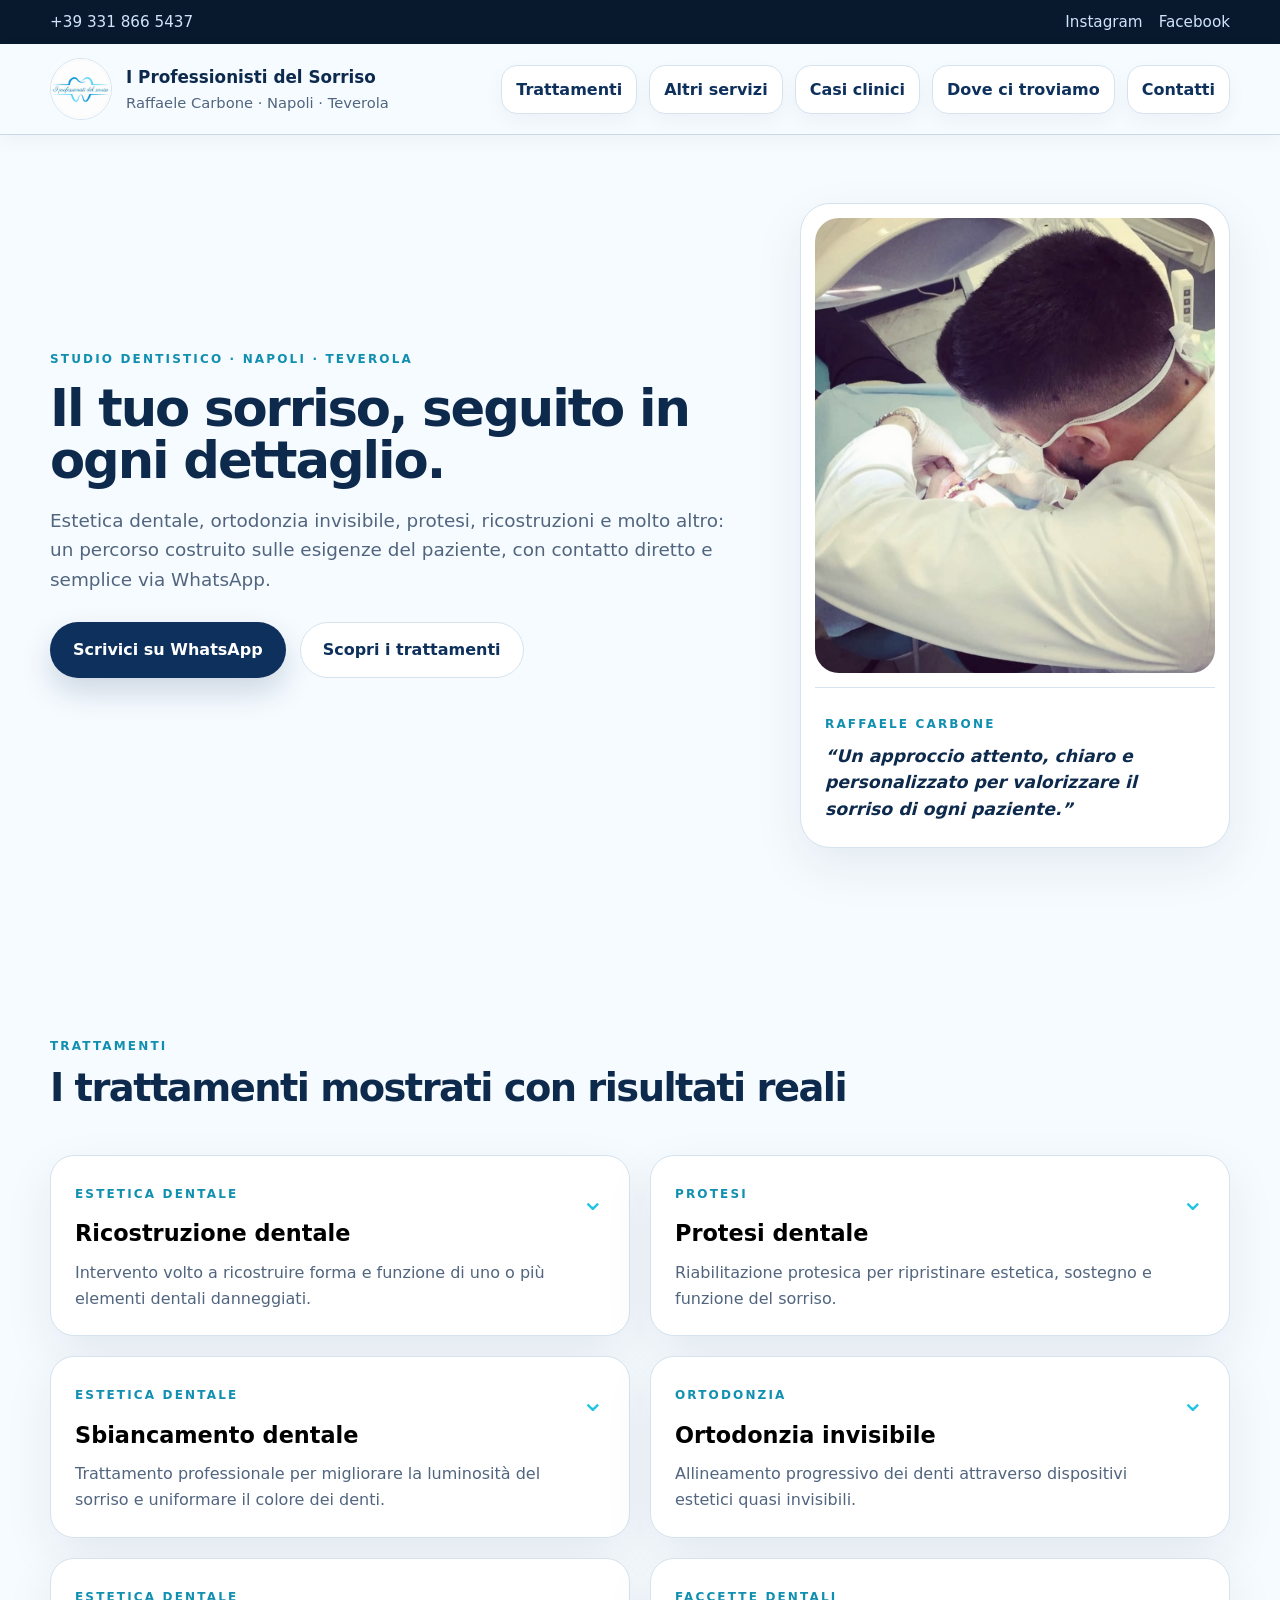
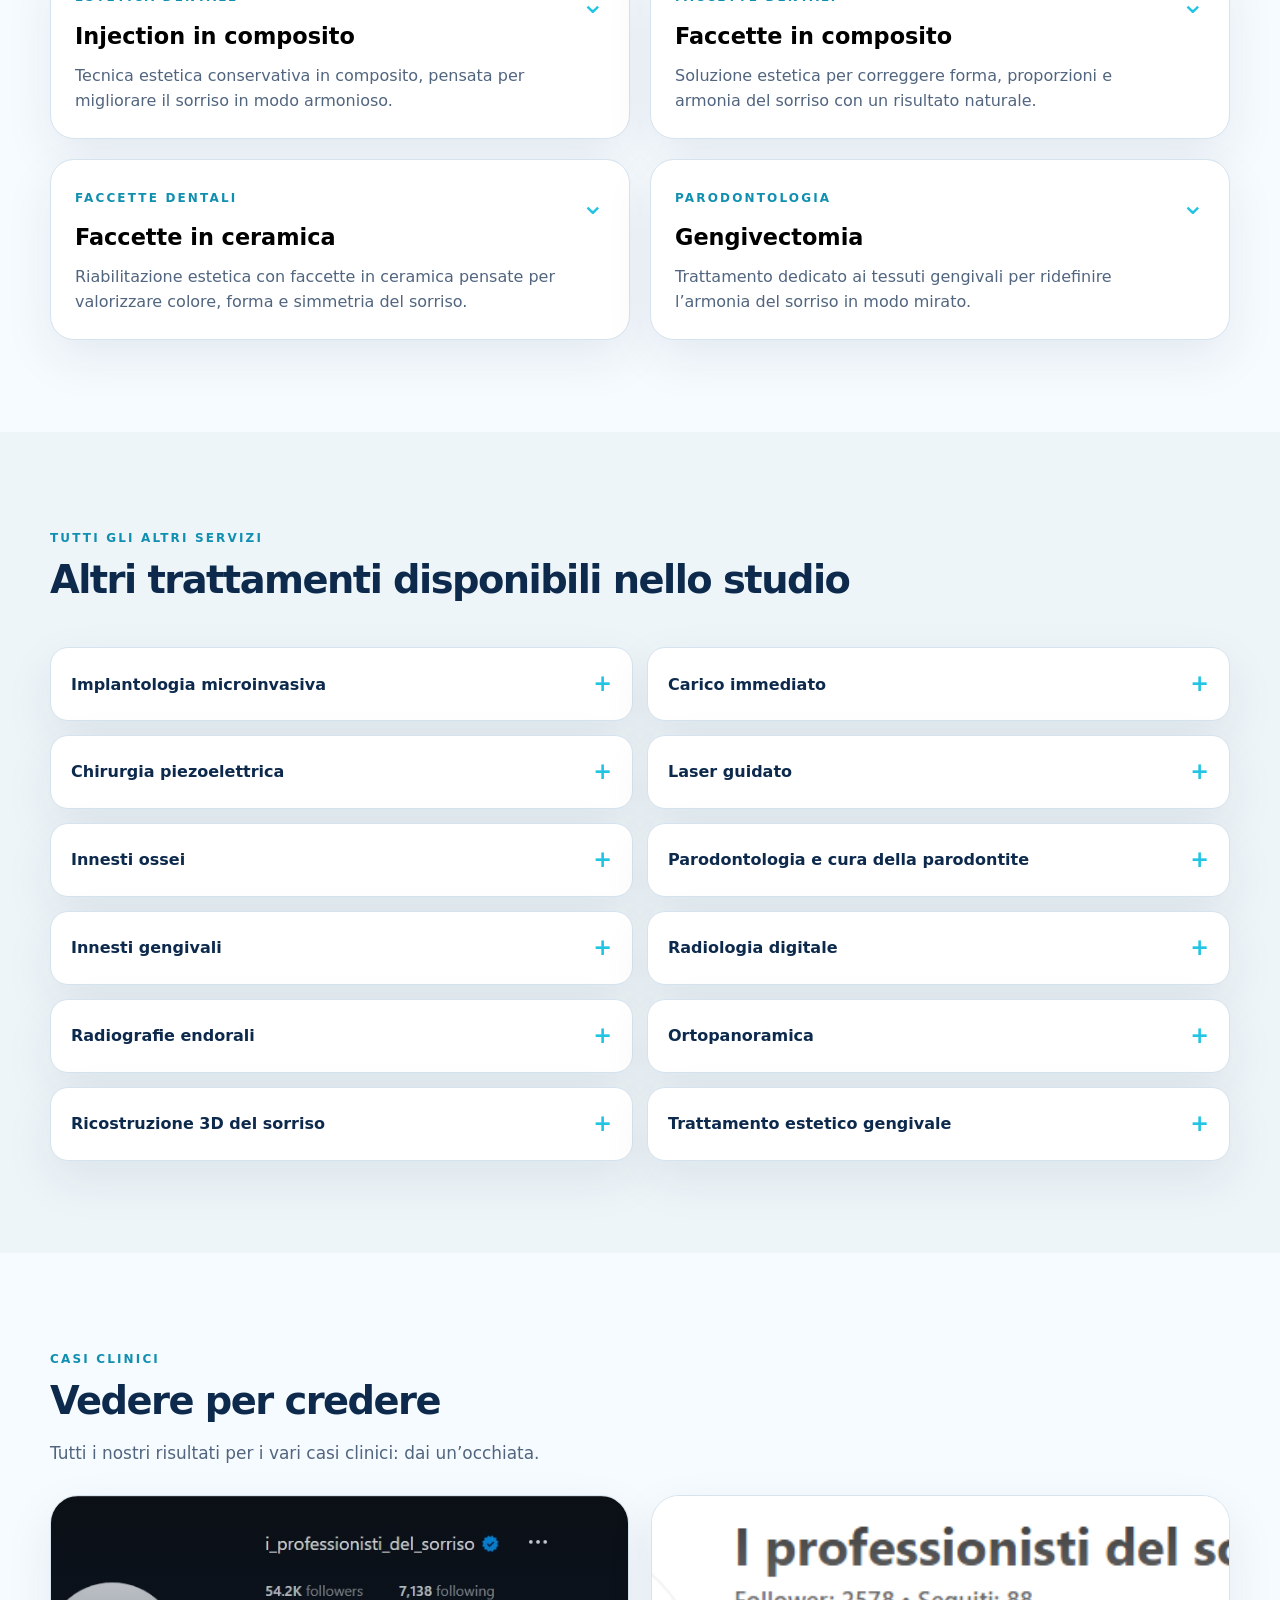
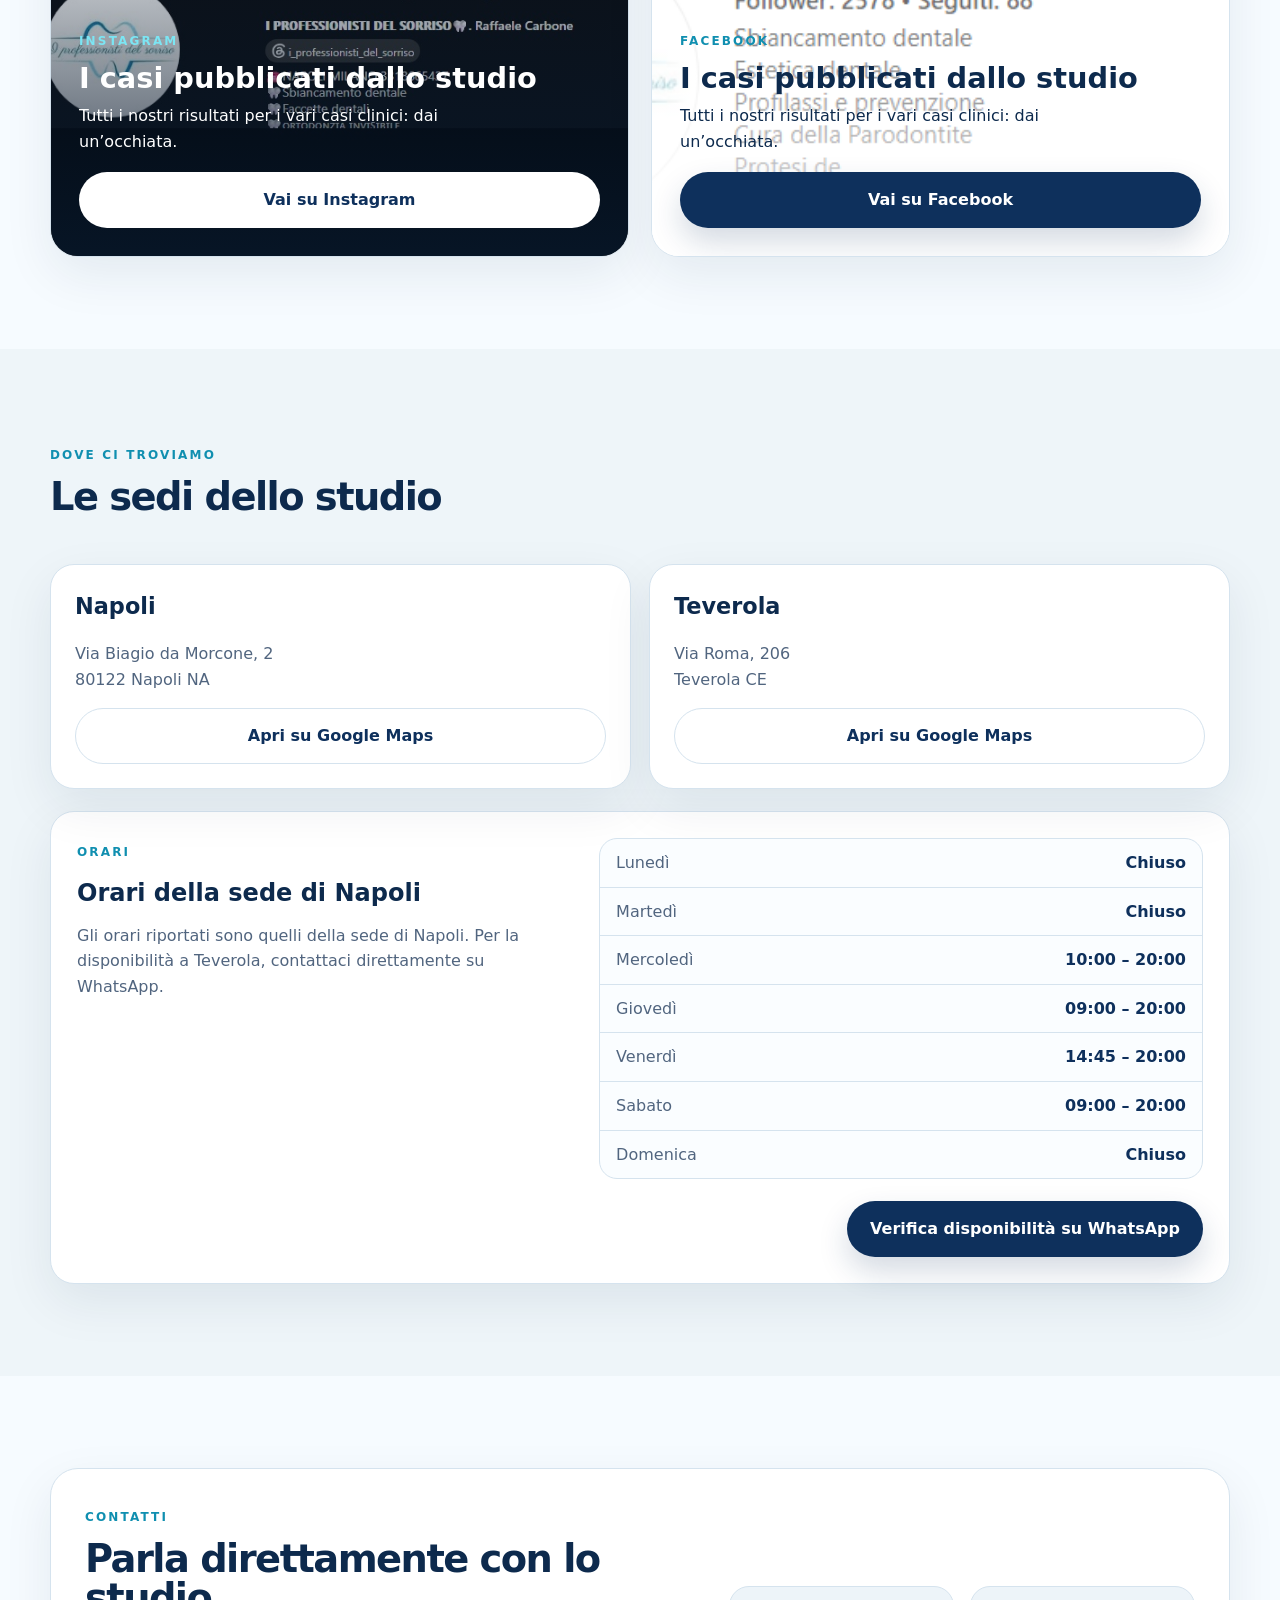
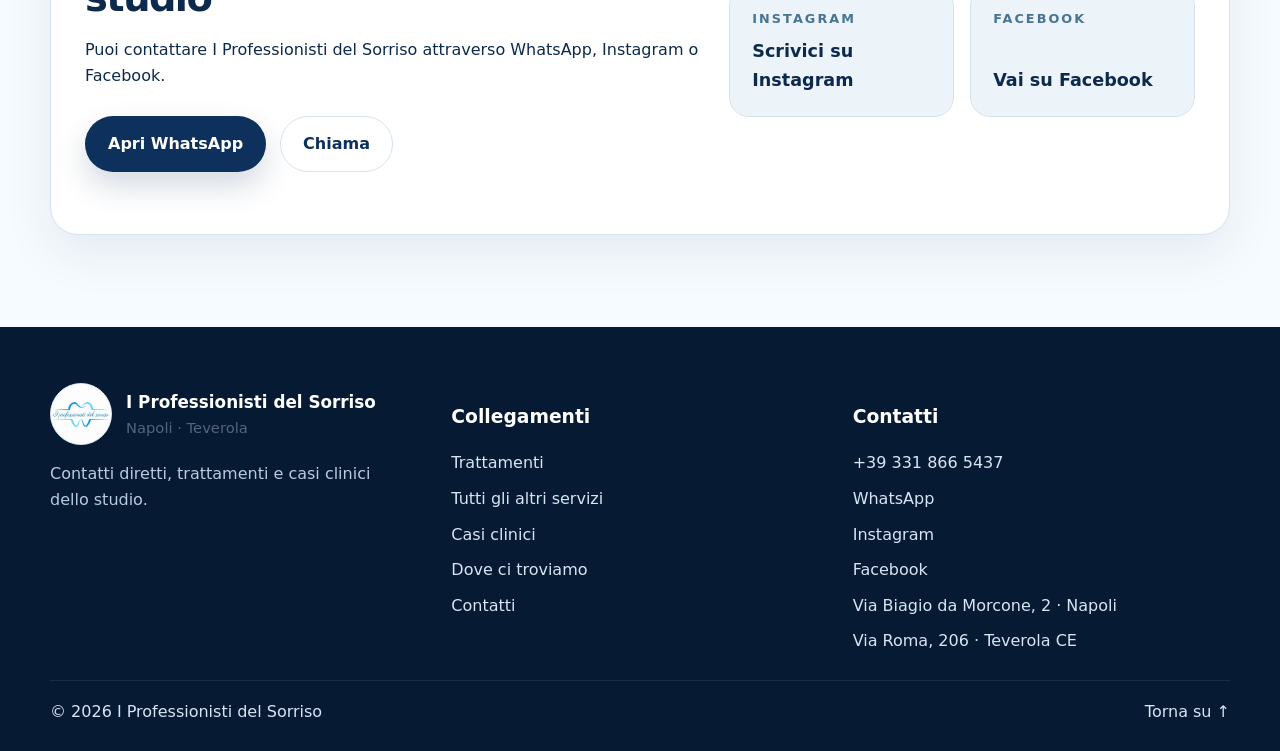
<file: index.html>
<!DOCTYPE html>

<html lang="it">
<head>
<meta charset="utf-8"/>
<meta content="width=device-width, initial-scale=1" name="viewport"/>
<title>I Professionisti del Sorriso | Dentista Napoli e Teverola</title>
<meta content="I Professionisti del Sorriso a Napoli e Teverola: estetica dentale, ortodonzia invisibile, sbiancamento, ricostruzioni, protesi e altri trattamenti. Contatti diretti via WhatsApp." name="description"/>
<meta content="#0b2440" name="theme-color"/>
<meta content="no-cache, no-store, must-revalidate" http-equiv="Cache-Control"/>
<meta content="no-cache" http-equiv="Pragma"/>
<meta content="0" http-equiv="Expires"/>
<meta content="index,follow" name="robots"/>
<meta content="website" property="og:type"/>
<meta content="it_IT" property="og:locale"/>
<meta content="I Professionisti del Sorriso" property="og:title"/>
<meta content="Servizi odontoiatrici, casi clinici e contatti diretti dello studio." property="og:description"/>
<meta content="/assets/img/logo-hq.png?v=5" property="og:image"/>
<link href="assets/img/favicon.png?v=8" rel="icon" type="image/png"/>
<link href="site.webmanifest" rel="manifest"/>
<link href="assets/css/styles.css?v=8" rel="stylesheet"/>
<script type="application/ld+json">{"@context":"https://schema.org","@type":["Dentist","LocalBusiness"],"name":"I Professionisti del Sorriso","telephone":"+39 331 866 5437","address":{"@type":"PostalAddress","streetAddress":"Via Biagio da Morcone, 2","postalCode":"80122","addressLocality":"Napoli","addressRegion":"NA","addressCountry":"IT"},"sameAs":["https://www.instagram.com/i_professionisti_del_sorriso/","https://www.facebook.com/l-professionisti-del-sorriso-109586650557004"],"areaServed":[{"@type":"City","name":"Napoli"},{"@type":"City","name":"Teverola"}],"openingHoursSpecification":[{"@type":"OpeningHoursSpecification","dayOfWeek":"Wednesday","opens":"10:00","closes":"20:00"},{"@type":"OpeningHoursSpecification","dayOfWeek":"Thursday","opens":"09:00","closes":"20:00"},{"@type":"OpeningHoursSpecification","dayOfWeek":"Friday","opens":"14:45","closes":"20:00"},{"@type":"OpeningHoursSpecification","dayOfWeek":"Saturday","opens":"09:00","closes":"20:00"}]}</script>
</head>
<body>
<a class="skip-link" href="#main">Vai al contenuto</a>
<div class="topbar">
<div class="container topbar-wrap">
<a href="tel:+393318665437">+39 331 866 5437</a>
<div class="topbar-links">
<a href="https://www.instagram.com/i_professionisti_del_sorriso/" rel="noopener" target="_blank">Instagram</a>
<a href="https://www.facebook.com/l-professionisti-del-sorriso-109586650557004" rel="noopener" target="_blank">Facebook</a>
</div>
</div>
</div>
<header class="site-header" id="top">
<div class="container nav-wrap">
<a aria-label="I Professionisti del Sorriso - Torna in alto" class="brand" href="#top">
<img alt="Logo I Professionisti del Sorriso" src="assets/img/logo-hq.png?v=8"/>
<span>
<strong>I Professionisti del Sorriso</strong>
<small>Raffaele Carbone · Napoli · Teverola</small>
</span>
</a>
<button aria-controls="site-nav" aria-expanded="false" aria-label="Apri il menu" class="menu-toggle">☰</button>
<nav class="site-nav" id="site-nav">
<a href="#trattamenti">Trattamenti</a>
<a href="#altri-servizi">Altri servizi</a>
<a href="#casi-clinici">Casi clinici</a>
<a href="#sedi">Dove ci troviamo</a>
<a href="#contatti">Contatti</a>
</nav>
</div>
</header>
<main id="main">
<section class="hero section">
<div class="container hero-grid">
<div class="hero-copy">
<span class="eyebrow">Studio dentistico · Napoli · Teverola</span>
<h1>Il tuo sorriso, seguito in ogni dettaglio.</h1>
<p class="lead">Estetica dentale, ortodonzia invisibile, protesi, ricostruzioni e molto altro: un percorso costruito sulle esigenze del paziente, con contatto diretto e semplice via WhatsApp.</p>
<div class="hero-actions">
<a class="btn btn-primary" href="https://wa.me/393318665437?text=Buongiorno%2C%20ho%20visitato%20il%20sito%20de%20I%20Professionisti%20del%20Sorriso%20e%20vorrei%20ricevere%20maggiori%20informazioni." rel="noopener" target="_blank">Scrivici su WhatsApp</a>
<a class="btn btn-ghost" href="#trattamenti">Scopri i trattamenti</a>
</div>
</div>
<aside class="hero-photo-card"><img alt="Professionista dello studio al lavoro durante un trattamento dentale" src="assets/img/hero-dentist.jpg?v=8"/><div class="hero-profile-copy"><span class="eyebrow">Raffaele Carbone</span><blockquote>“Un approccio attento, chiaro e personalizzato per valorizzare il sorriso di ogni paziente.”</blockquote></div></aside>
</div>
</section>
<section class="section" id="trattamenti">
<div class="container">
<div class="section-head compact-head">
<div>
<span class="eyebrow">Trattamenti</span>
<h2>I trattamenti mostrati con risultati reali</h2>
</div>
</div>
<div class="accordion-grid">
<article class="accordion-card" data-accordion="">
<button aria-expanded="false" class="accordion-trigger">
<div>
<span class="eyebrow">Estetica dentale</span>
<h3>Ricostruzione dentale</h3>
<p>Intervento volto a ricostruire forma e funzione di uno o più elementi dentali danneggiati.</p>
</div>
<span class="chevron">⌄</span>
</button>
<div class="accordion-panel"><div class="case-gallery"><figure><img alt="Ricostruzione dentale - prima" src="assets/img/ricostruzione-prima.jpg?v=8"/><figcaption>Prima</figcaption></figure><figure><img alt="Ricostruzione dentale - dopo" src="assets/img/ricostruzione-dopo.jpg?v=8"/><figcaption>Dopo</figcaption></figure></div></div>
</article>
<article class="accordion-card" data-accordion="">
<button aria-expanded="false" class="accordion-trigger">
<div><span class="eyebrow">Protesi</span><h3>Protesi dentale</h3><p>Riabilitazione protesica per ripristinare estetica, sostegno e funzione del sorriso.</p></div><span class="chevron">⌄</span>
</button>
<div class="accordion-panel"><div class="case-gallery"><figure><img alt="Protesi dentale - prima" src="assets/img/protesi-prima.jpg?v=8"/><figcaption>Prima</figcaption></figure><figure><img alt="Protesi dentale - dopo" src="assets/img/protesi-dopo.jpg?v=8"/><figcaption>Dopo</figcaption></figure></div></div>
</article>
<article class="accordion-card" data-accordion="">
<button aria-expanded="false" class="accordion-trigger">
<div><span class="eyebrow">Estetica dentale</span><h3>Sbiancamento dentale</h3><p>Trattamento professionale per migliorare la luminosità del sorriso e uniformare il colore dei denti.</p></div><span class="chevron">⌄</span>
</button>
<div class="accordion-panel"><div class="case-gallery"><figure><img alt="Sbiancamento dentale - prima" src="assets/img/sbiancamento-prima.jpg?v=8"/><figcaption>Prima</figcaption></figure><figure><img alt="Sbiancamento dentale - dopo" class="circle-result" src="assets/img/sbiancamento-dopo.png?v=8"/><figcaption>Dopo</figcaption></figure></div></div>
</article>
<article class="accordion-card" data-accordion="">
<button aria-expanded="false" class="accordion-trigger">
<div><span class="eyebrow">Ortodonzia</span><h3>Ortodonzia invisibile</h3><p>Allineamento progressivo dei denti attraverso dispositivi estetici quasi invisibili.</p></div><span class="chevron">⌄</span>
</button>
<div class="accordion-panel"><div class="case-gallery"><figure><img alt="Ortodonzia invisibile - prima" src="assets/img/ortodonzia-prima.jpg?v=8"/><figcaption>Prima</figcaption></figure><figure><img alt="Ortodonzia invisibile - dopo" src="assets/img/ortodonzia-dopo.jpg?v=8"/><figcaption>Dopo</figcaption></figure></div><div class="case-gallery secondary-gallery"><figure><img alt="Allineatori invisibili - prima" src="assets/img/allineatori-prima.jpg?v=8"/><figcaption>Allineatori · prima</figcaption></figure><figure><img alt="Allineatori invisibili - dopo" src="assets/img/allineatori-dopo.jpg?v=8"/><figcaption>Allineatori · dopo</figcaption></figure></div></div>
</article>
<article class="accordion-card" data-accordion="">
<button aria-expanded="false" class="accordion-trigger">
<div><span class="eyebrow">Estetica dentale</span><h3>Injection in composito</h3><p>Tecnica estetica conservativa in composito, pensata per migliorare il sorriso in modo armonioso.</p></div><span class="chevron">⌄</span>
</button>
<div class="accordion-panel"><div class="case-gallery"><figure><img alt="Injection in composito - prima" class="circle-result" src="assets/img/injection-prima.png?v=8"/><figcaption>Prima</figcaption></figure><figure><img alt="Injection in composito - dopo" src="assets/img/injection-dopo.jpg?v=8"/><figcaption>Dopo</figcaption></figure></div></div>
</article>
<article class="accordion-card" data-accordion="">
<button aria-expanded="false" class="accordion-trigger">
<div><span class="eyebrow">Faccette dentali</span><h3>Faccette in composito</h3><p>Soluzione estetica per correggere forma, proporzioni e armonia del sorriso con un risultato naturale.</p></div><span class="chevron">⌄</span>
</button>
<div class="accordion-panel"><div class="case-gallery"><figure><img alt="Faccette in composito - prima" src="assets/img/faccette-composito-prima.jpg?v=8"/><figcaption>Prima</figcaption></figure><figure><img alt="Faccette in composito - dopo" src="assets/img/faccette-composito-dopo.jpg?v=8"/><figcaption>Dopo</figcaption></figure></div></div>
</article>
<article class="accordion-card" data-accordion="">
<button aria-expanded="false" class="accordion-trigger">
<div><span class="eyebrow">Faccette dentali</span><h3>Faccette in ceramica</h3><p>Riabilitazione estetica con faccette in ceramica pensate per valorizzare colore, forma e simmetria del sorriso.</p></div><span class="chevron">⌄</span>
</button>
<div class="accordion-panel"><div class="case-gallery"><figure><img alt="Faccette in ceramica - prima" src="assets/img/faccette-ceramica-prima.jpg?v=8"/><figcaption>Prima</figcaption></figure><figure><img alt="Faccette in ceramica - dopo" class="circle-result" src="assets/img/faccette-ceramica-dopo.png?v=8"/><figcaption>Dopo</figcaption></figure></div></div>
</article>
<article class="accordion-card" data-accordion="">
<button aria-expanded="false" class="accordion-trigger">
<div><span class="eyebrow">Parodontologia</span><h3>Gengivectomia</h3><p>Trattamento dedicato ai tessuti gengivali per ridefinire l’armonia del sorriso in modo mirato.</p></div><span class="chevron">⌄</span>
</button>
<div class="accordion-panel"><div class="case-gallery"><figure><img alt="Gengivectomia - prima" src="assets/img/gengivectomia-prima.jpg?v=8"/><figcaption>Prima</figcaption></figure><figure><img alt="Gengivectomia - dopo" src="assets/img/gengivectomia-dopo.jpg?v=8"/><figcaption>Dopo</figcaption></figure></div></div>
</article>
</div>
</div>
</section>
<section class="section section-soft" id="altri-servizi">
<div class="container split-head compact-head"><div><span class="eyebrow">Tutti gli altri servizi</span><h2>Altri trattamenti disponibili nello studio</h2></div></div>
<div class="container service-list">
<details><summary>Implantologia microinvasiva</summary><div class="service-detail-content"><figure class="service-visual"><img alt="Illustrazione dell’implantologia microinvasiva" loading="lazy" src="assets/img/service-implantologia.jpg?v=8"/><figcaption>Immagine illustrativa</figcaption></figure><div class="service-detail-copy"><p>Percorso implantare studiato per ristabilire supporto e funzione con un approccio mirato al singolo caso.</p></div></div></details>
<details><summary>Carico immediato</summary><div class="service-detail-content"><figure class="service-visual"><img alt="Illustrazione del carico immediato" loading="lazy" src="assets/img/service-carico-immediato.jpg?v=8"/><figcaption>Immagine illustrativa</figcaption></figure><div class="service-detail-copy"><p>Possibile soluzione implantare per casi selezionati, da valutare clinicamente in base alla situazione iniziale.</p></div></div></details>
<details><summary>Chirurgia piezoelettrica</summary><div class="service-detail-content"><figure class="service-visual"><img alt="Illustrazione della chirurgia piezoelettrica" loading="lazy" src="assets/img/service-chirurgia-piezo.jpg?v=8"/><figcaption>Immagine illustrativa</figcaption></figure><div class="service-detail-copy"><p>Tecnica utilizzata in chirurgia ossea per lavorare con precisione su procedure specifiche.</p></div></div></details>
<details><summary>Laser guidato</summary><div class="service-detail-content"><figure class="service-visual"><img alt="Illustrazione del laser guidato" loading="lazy" src="assets/img/service-laser-guidato.jpg?v=8"/><figcaption>Immagine illustrativa</figcaption></figure><div class="service-detail-copy"><p>Supporto operativo impiegato in determinati trattamenti per un approccio più preciso e controllato.</p></div></div></details>
<details><summary>Innesti ossei</summary><div class="service-detail-content"><figure class="service-visual"><img alt="Illustrazione di un innesto osseo" loading="lazy" src="assets/img/service-innesti-ossei.jpg?v=8"/><figcaption>Immagine illustrativa</figcaption></figure><div class="service-detail-copy"><p>Procedure mirate a ricostruire e supportare i volumi ossei quando richiesto dal piano terapeutico.</p></div></div></details>
<details><summary>Parodontologia e cura della parodontite</summary><div class="service-detail-content"><figure class="service-visual"><img alt="Illustrazione della cura parodontale" loading="lazy" src="assets/img/service-parodontologia.jpg?v=8"/><figcaption>Immagine illustrativa</figcaption></figure><div class="service-detail-copy"><p>Valutazione e trattamento dei tessuti di sostegno del dente, con attenzione a gengive, osso e stabilità nel tempo.</p></div></div></details>
<details><summary>Innesti gengivali</summary><div class="service-detail-content"><figure class="service-visual"><img alt="Illustrazione di un innesto gengivale" loading="lazy" src="assets/img/service-innesti-gengivali.jpg?v=8"/><figcaption>Immagine illustrativa</figcaption></figure><div class="service-detail-copy"><p>Trattamenti dedicati al miglioramento e al supporto dei tessuti gengivali in specifiche situazioni cliniche.</p></div></div></details>
<details><summary>Radiologia digitale</summary><div class="service-detail-content"><figure class="service-visual"><img alt="Illustrazione della radiologia digitale" loading="lazy" src="assets/img/service-radiologia-digitale.jpg?v=8"/><figcaption>Immagine illustrativa</figcaption></figure><div class="service-detail-copy"><p>Diagnostica per immagini integrata alla visita clinica, utile per inquadrare meglio il caso.</p></div></div></details>
<details><summary>Radiografie endorali</summary><div class="service-detail-content"><figure class="service-visual"><img alt="Illustrazione di una radiografia endorale" loading="lazy" src="assets/img/service-radiografie-endorali.jpg?v=8"/><figcaption>Immagine illustrativa</figcaption></figure><div class="service-detail-copy"><p>Esami radiografici mirati su singoli elementi dentali o aree circoscritte del cavo orale.</p></div></div></details>
<details><summary>Ortopanoramica</summary><div class="service-detail-content"><figure class="service-visual"><img alt="Illustrazione dell’ortopanoramica" loading="lazy" src="assets/img/service-ortopanoramica.jpg?v=8"/><figcaption>Immagine illustrativa</figcaption></figure><div class="service-detail-copy"><p>Esame panoramico dell’intera bocca, utile per una visione d’insieme della situazione odontoiatrica.</p></div></div></details>
<details><summary>Ricostruzione 3D del sorriso</summary><div class="service-detail-content"><figure class="service-visual"><img alt="Illustrazione della ricostruzione 3D del sorriso" loading="lazy" src="assets/img/service-ricostruzione-3d.jpg?v=8"/><figcaption>Immagine illustrativa</figcaption></figure><div class="service-detail-copy"><p>Progettazione del risultato finale per aiutare a visualizzare in anticipo l’armonia del nuovo sorriso.</p></div></div></details>
<details><summary>Trattamento estetico gengivale</summary><div class="service-detail-content"><figure class="service-visual"><img alt="Illustrazione del trattamento estetico gengivale" loading="lazy" src="assets/img/service-estetico-gengivale.jpg?v=8"/><figcaption>Immagine illustrativa</figcaption></figure><div class="service-detail-copy"><p>Interventi pensati per migliorare il profilo gengivale e l’equilibrio tra gengive e denti.</p></div></div></details>
</div>
</section>
<section class="section" id="casi-clinici">
<div class="container social-simple-head"><span class="eyebrow">Casi clinici</span><h2>Vedere per credere</h2><p class="lead small-lead">Tutti i nostri risultati per i vari casi clinici: dai un’occhiata.</p></div>
<div class="container social-pair">
<a class="social-card instagram-card" href="https://www.instagram.com/i_professionisti_del_sorriso/" rel="noopener" target="_blank"><img alt="Profilo Instagram I Professionisti del Sorriso" src="assets/img/instagram-preview.jpg?v=8"/><div class="social-overlay"><span class="eyebrow light">Instagram</span><h3>I casi pubblicati dallo studio</h3><p>Tutti i nostri risultati per i vari casi clinici: dai un’occhiata.</p><span class="btn btn-light">Vai su Instagram</span></div></a>
<a class="social-card facebook-card" href="https://www.facebook.com/l-professionisti-del-sorriso-109586650557004" rel="noopener" target="_blank"><img alt="Pagina Facebook I Professionisti del Sorriso" src="assets/img/facebook-preview.png?v=8"/><div class="social-overlay darktext"><span class="eyebrow">Facebook</span><h3>I casi pubblicati dallo studio</h3><p>Tutti i nostri risultati per i vari casi clinici: dai un’occhiata.</p><span class="btn btn-primary">Vai su Facebook</span></div></a>
</div>
</section>
<section class="section section-soft" id="sedi">
<div class="container">
<div class="section-head compact-head"><div><span class="eyebrow">Dove ci troviamo</span><h2>Le sedi dello studio</h2></div></div>
<div class="locations-grid">
<article class="location-card"><h3>Napoli</h3><p>Via Biagio da Morcone, 2<br/>80122 Napoli NA</p><a class="btn btn-ghost" href="https://www.google.com/maps/search/?api=1&amp;query=Via%20Biagio%20da%20Morcone%202%2C%2080122%20Napoli%20NA" rel="noopener" target="_blank">Apri su Google Maps</a></article>
<article class="location-card"><h3>Teverola</h3><p>Via Roma, 206<br/>Teverola CE</p><a class="btn btn-ghost" href="https://www.google.com/maps/search/?api=1&amp;query=Via%20Roma%20206%2C%2081030%20Teverola%20CE" rel="noopener" target="_blank">Apri su Google Maps</a></article>
</div>
<div class="hours-card">
<div class="hours-intro">
<span class="eyebrow">Orari</span>
<h3>Orari della sede di Napoli</h3>
<p>Gli orari riportati sono quelli della sede di Napoli. Per la disponibilità a Teverola, contattaci direttamente su WhatsApp.</p>
</div>
<div class="hours-list" aria-label="Orari di apertura della sede di Napoli">
<div><span>Lunedì</span><strong>Chiuso</strong></div>
<div><span>Martedì</span><strong>Chiuso</strong></div>
<div><span>Mercoledì</span><strong>10:00 – 20:00</strong></div>
<div><span>Giovedì</span><strong>09:00 – 20:00</strong></div>
<div><span>Venerdì</span><strong>14:45 – 20:00</strong></div>
<div><span>Sabato</span><strong>09:00 – 20:00</strong></div>
<div><span>Domenica</span><strong>Chiuso</strong></div>
</div>
<div class="hours-action"><a class="btn btn-primary" href="https://wa.me/393318665437?text=Buongiorno%2C%20vorrei%20verificare%20gli%20orari%20e%20la%20disponibilit%C3%A0%20dello%20studio." rel="noopener" target="_blank">Verifica disponibilità su WhatsApp</a></div>
</div>
</div>
</section>
<section class="section" id="contatti">
<div class="container contact-card">
<div>
<span class="eyebrow">Contatti</span>
<h2>Parla direttamente con lo studio</h2>
<p>Puoi contattare I Professionisti del Sorriso attraverso WhatsApp, Instagram o Facebook.</p>
<div class="hero-actions"><a class="btn btn-primary" href="https://wa.me/393318665437?text=Buongiorno%2C%20ho%20visitato%20il%20sito%20de%20I%20Professionisti%20del%20Sorriso%20e%20vorrei%20ricevere%20maggiori%20informazioni." rel="noopener" target="_blank">Apri WhatsApp</a><a class="btn btn-ghost" href="tel:+393318665437">Chiama</a></div>
</div>
<div class="contact-grid"><a class="contact-item" href="https://www.instagram.com/i_professionisti_del_sorriso/" rel="noopener" target="_blank"><small>Instagram</small><strong>Scrivici su Instagram</strong></a><a class="contact-item" href="https://www.facebook.com/l-professionisti-del-sorriso-109586650557004" rel="noopener" target="_blank"><small>Facebook</small><strong>Vai su Facebook</strong></a></div>
</div>
</section>
</main>
<footer class="site-footer">
<div class="container footer-grid">
<div><div class="brand footer-brand"><img alt="Logo I Professionisti del Sorriso" src="assets/img/logo-hq.png?v=8"/><span><strong>I Professionisti del Sorriso</strong><small>Napoli · Teverola</small></span></div><p>Contatti diretti, trattamenti e casi clinici dello studio.</p></div>
<div><h3>Collegamenti</h3><div class="footer-links"><a href="#trattamenti">Trattamenti</a><a href="#altri-servizi">Tutti gli altri servizi</a><a href="#casi-clinici">Casi clinici</a><a href="#sedi">Dove ci troviamo</a><a href="#contatti">Contatti</a></div></div>
<div><h3>Contatti</h3><div class="footer-links"><a href="tel:+393318665437">+39 331 866 5437</a><a href="https://wa.me/393318665437?text=Buongiorno%2C%20ho%20visitato%20il%20sito%20de%20I%20Professionisti%20del%20Sorriso%20e%20vorrei%20ricevere%20maggiori%20informazioni." rel="noopener" target="_blank">WhatsApp</a><a href="https://www.instagram.com/i_professionisti_del_sorriso/" rel="noopener" target="_blank">Instagram</a><a href="https://www.facebook.com/l-professionisti-del-sorriso-109586650557004" rel="noopener" target="_blank">Facebook</a><a href="https://www.google.com/maps/search/?api=1&amp;query=Via%20Biagio%20da%20Morcone%202%2C%2080122%20Napoli%20NA" rel="noopener" target="_blank">Via Biagio da Morcone, 2 · Napoli</a><a href="https://www.google.com/maps/search/?api=1&amp;query=Via%20Roma%20206%2C%2081030%20Teverola%20CE" rel="noopener" target="_blank">Via Roma, 206 · Teverola CE</a></div></div>
</div>
<div class="container footer-bottom"><span>© 2026 I Professionisti del Sorriso</span><a href="#top">Torna su ↑</a></div>
</footer>
<script defer="" src="assets/js/main.js?v=8"></script>
</body>
</html>
</file>
<file: assets/css/styles.css>
:root{--bg:#f6fbff;--surface:#ffffff;--surface-2:#edf4f9;--text:#0d2a4d;--text-soft:#51657f;--line:#d5e3ee;--primary:#0e305c;--primary-2:#113e73;--accent:#22c4e3;--dark:#0b2440;--shadow:0 18px 50px rgba(11,36,64,.08);--radius:24px}
*{box-sizing:border-box}html{scroll-behavior:smooth}body{margin:0;font-family:Inter,system-ui,-apple-system,BlinkMacSystemFont,"Segoe UI",sans-serif;background:var(--bg);color:var(--text);line-height:1.6}a{color:inherit;text-decoration:none}img{max-width:100%;display:block}button{font:inherit}.container{width:min(1180px,calc(100% - 32px));margin:0 auto}.section{padding:92px 0}.section-soft{background:#eef5f9}.eyebrow{display:inline-block;font-size:.75rem;letter-spacing:.18em;text-transform:uppercase;font-weight:700;color:#108fb0;margin-bottom:12px}.eyebrow.light{color:#7ce5f3}.skip-link{position:absolute;left:-999px;top:auto;background:#fff;padding:10px 14px;border-radius:12px}.skip-link:focus{left:12px;top:12px;z-index:1000}.topbar{background:#08192d;color:#cfe4fb;font-size:.95rem}.topbar-wrap,.nav-wrap,.hero-grid,.section-head,.split-head,.footer-grid,.footer-bottom,.contact-card{display:flex;gap:24px}.topbar-wrap{justify-content:space-between;align-items:center;padding:10px 0}.topbar-links{display:flex;gap:16px}.site-header{position:sticky;top:0;z-index:40;background:rgba(246,251,255,.96);backdrop-filter:blur(12px);border-bottom:1px solid #c7d8e6;box-shadow:0 6px 18px rgba(11,36,64,.04)}.nav-wrap{align-items:center;justify-content:space-between;padding:14px 0}.brand{display:flex;gap:14px;align-items:center;min-width:0}.brand img{width:62px;height:62px;object-fit:contain;border-radius:50%;background:#fff;border:1px solid var(--line)}.brand strong{display:block;font-size:1.05rem}.brand small{display:block;color:var(--text-soft);font-size:.92rem;white-space:normal}.site-nav{display:flex;align-items:center;gap:12px;flex-wrap:wrap;justify-content:flex-end}.site-nav a{font-weight:700;color:var(--primary);padding:11px 14px;border:1px solid var(--line);border-radius:16px;background:#fff;box-shadow:0 8px 20px rgba(11,36,64,.04)}.site-nav a:hover{color:#fff;background:var(--primary);border-color:var(--primary)}.menu-toggle{display:none;border:1px solid var(--line);background:#fff;border-radius:14px;padding:10px 13px;font-size:1.2rem;color:var(--primary)}.btn{display:inline-flex;align-items:center;justify-content:center;gap:10px;border-radius:999px;padding:14px 22px;font-weight:700;transition:.25s ease;border:1px solid transparent}.btn-primary{background:var(--primary);color:#fff;box-shadow:0 14px 30px rgba(14,48,92,.18)}.btn-primary:hover{background:var(--primary-2);transform:translateY(-1px)}.btn-ghost{border-color:var(--line);background:#fff;color:var(--primary)}.btn-ghost:hover{border-color:#adc7db;transform:translateY(-1px)}.btn-light{background:#fff;color:var(--primary)}.hero{padding-top:68px}.hero-grid{align-items:center;justify-content:space-between}.hero-copy,.hero-photo-card{flex:1}.hero h1,.section h2{font-size:clamp(2.3rem,4vw,4.3rem);line-height:1.02;margin:0 0 20px;letter-spacing:-.04em}.section h2{font-size:clamp(2rem,3vw,3.5rem)}.lead{font-size:1.15rem;color:var(--text-soft);max-width:700px}.small-lead{font-size:1.06rem}.hero-actions{display:flex;flex-wrap:wrap;gap:14px;margin:28px 0}.hero-photo-card{max-width:430px;background:var(--surface);border:1px solid var(--line);border-radius:30px;padding:14px;box-shadow:var(--shadow)}.hero-photo-card img{width:100%;height:560px;object-fit:cover;border-radius:24px}.section-head,.split-head{align-items:end;justify-content:space-between;margin-bottom:34px}.compact-head{margin-bottom:28px}.accordion-grid{display:grid;grid-template-columns:repeat(2,minmax(0,1fr));gap:20px}.accordion-card{background:var(--surface);border:1px solid var(--line);border-radius:24px;overflow:hidden;box-shadow:var(--shadow)}.accordion-trigger{width:100%;display:flex;align-items:flex-start;justify-content:space-between;gap:16px;padding:24px;border:none;background:transparent;text-align:left;cursor:pointer}.accordion-trigger h3{margin:0 0 8px;font-size:1.4rem}.accordion-trigger p{margin:0;color:var(--text-soft)}.chevron{font-size:1.8rem;color:var(--accent);line-height:1;transition:transform .3s ease;padding-top:6px}.accordion-card.open .chevron{transform:rotate(180deg)}.accordion-panel{max-height:0;overflow:hidden;transition:max-height .38s ease,padding .3s ease;padding:0 24px}.accordion-card.open .accordion-panel{padding:0 24px 24px}.case-gallery{display:grid;grid-template-columns:repeat(2,minmax(0,1fr));gap:18px;margin-top:4px}.secondary-gallery{margin-top:16px;border-top:1px solid var(--line);padding-top:16px}.case-gallery figure{margin:0;background:#fff;border:1px solid var(--line);border-radius:20px;padding:14px;display:flex;flex-direction:column;gap:12px}.case-gallery img{width:100%;height:270px;object-fit:contain;border-radius:16px;background:#f7fbff;padding:3px}.case-gallery img.circle-result{width:min(270px,100%);height:auto;aspect-ratio:1/1;object-fit:contain;align-self:center;background:transparent}.case-gallery figcaption{font-weight:700;color:var(--primary)}.service-list{display:grid;grid-template-columns:1fr 1fr;gap:14px}.service-list details{background:var(--surface);border:1px solid var(--line);border-radius:18px;padding:18px 20px;box-shadow:var(--shadow)}.service-list summary{cursor:pointer;font-weight:700;list-style:none;display:flex;justify-content:space-between;align-items:center}.service-list summary::-webkit-details-marker{display:none}.service-list summary::after{content:'+';font-size:1.4rem;color:var(--accent)}.service-list details[open] summary::after{content:'–'}.service-list p{margin:12px 0 0;color:var(--text-soft)}.social-simple-head{margin-bottom:28px}.social-pair{display:grid;grid-template-columns:1fr 1fr;gap:22px}.social-card{position:relative;border-radius:28px;overflow:hidden;min-height:360px;display:block;box-shadow:var(--shadow);border:1px solid var(--line);background:#fff}.social-card img{position:absolute;inset:0;width:100%;height:100%;object-fit:cover}.social-overlay{position:relative;z-index:1;min-height:360px;background:linear-gradient(180deg,rgba(8,24,43,.08),rgba(8,24,43,.88));padding:28px;display:flex;flex-direction:column;justify-content:end;color:#fff}.facebook-card .social-overlay{background:linear-gradient(180deg,rgba(255,255,255,.18),rgba(255,255,255,.94))}.darktext{color:var(--text)}.social-overlay h3{margin:0 0 10px;font-size:1.8rem;line-height:1.05}.social-overlay p{margin:0 0 18px;max-width:420px}.locations-grid{display:grid;grid-template-columns:repeat(2,minmax(0,1fr));gap:18px}.location-card{background:#fff;border:1px solid var(--line);border-radius:24px;padding:24px;box-shadow:var(--shadow);display:flex;flex-direction:column;gap:16px}.location-card h3{margin:0;font-size:1.4rem}.location-card p{margin:0;color:var(--text-soft)}.contact-card{background:#fff;border:1px solid var(--line);border-radius:28px;padding:34px;box-shadow:var(--shadow);align-items:center;justify-content:space-between}.contact-grid{display:grid;grid-template-columns:1fr 1fr;gap:16px;min-width:min(420px,100%)}.contact-item{display:flex;flex-direction:column;justify-content:space-between;gap:8px;padding:22px;border-radius:20px;background:var(--surface-2);border:1px solid var(--line)}.contact-item small{font-size:.8rem;letter-spacing:.16em;text-transform:uppercase;color:#477493;font-weight:700}.contact-item strong{font-size:1.1rem}.site-footer{background:#061b33;color:#d7e5f3;padding:56px 0 26px}.footer-grid{justify-content:space-between}.footer-grid>div{flex:1}.footer-brand strong,.site-footer h3{color:#fff}.site-footer p{max-width:360px;color:#b7cce0}.footer-links{display:grid;gap:10px}.footer-links a:hover{color:#fff}.footer-bottom{justify-content:space-between;align-items:center;margin-top:26px;padding-top:18px;border-top:1px solid rgba(255,255,255,.08)}.not-found{min-height:100vh;display:grid;place-items:center;padding:40px 0}.not-found-card{background:#fff;border:1px solid var(--line);box-shadow:var(--shadow);border-radius:28px;padding:34px;max-width:520px;text-align:center}.not-found-card img{width:92px;height:92px;border-radius:50%;margin:0 auto 18px}@media (max-width:1080px){.accordion-grid,.service-list,.locations-grid,.social-pair{grid-template-columns:1fr}.hero-grid,.footer-grid,.contact-card,.section-head,.split-head{flex-direction:column}.hero-photo-card{max-width:none}}@media (max-width:980px){.menu-toggle{display:inline-flex}.site-nav{position:absolute;left:16px;right:16px;top:82px;background:#fff;border:1px solid var(--line);border-radius:24px;padding:18px;box-shadow:var(--shadow);display:none;flex-direction:column;align-items:stretch}.site-nav.open{display:flex}}@media (max-width:760px){.section{padding:70px 0}.topbar-wrap{flex-direction:column;gap:6px}.case-gallery{grid-template-columns:1fr}.case-gallery img{height:240px}.hero h1,.section h2{font-size:2.25rem}.contact-grid{grid-template-columns:1fr;min-width:0;width:100%}.hero-actions{width:100%}.hero-photo-card img{height:420px}}

/* V7: bio + service visuals */
.hero-photo-card{overflow:hidden;padding:14px 14px 0}
.hero-photo-card img{height:455px;object-position:center;object-fit:cover}
.hero-profile-copy{padding:22px 10px 24px;border-top:1px solid var(--line);margin-top:14px}
.hero-profile-copy .eyebrow{margin-bottom:8px}
.hero-profile-copy blockquote{margin:0;font-size:1.08rem;line-height:1.55;color:var(--text);font-weight:650;font-style:italic}
.service-detail-content{display:grid;grid-template-columns:minmax(190px,280px) 1fr;gap:22px;align-items:center;margin-top:16px;padding-top:16px;border-top:1px solid var(--line)}
.service-visual{margin:0;background:#f7fbff;border:1px solid var(--line);border-radius:16px;padding:8px;overflow:hidden}
.service-visual img{display:block;width:100%;height:auto;aspect-ratio:3/2;object-fit:cover;border-radius:12px;max-width:100%}
.service-visual figcaption{padding:7px 4px 0;color:var(--text-soft);font-size:.78rem}
.service-detail-copy p{margin:0;color:var(--text-soft);font-size:1rem}
.service-list details[open]{grid-column:auto}
@media (max-width:760px){.hero-photo-card img{height:390px}.service-detail-content{grid-template-columns:1fr}.service-visual{max-width:100%}.service-visual img{aspect-ratio:16/10;object-fit:cover}}

/* V8: service illustration containment */
.service-visual{overflow:hidden}
.service-visual img{width:100%;aspect-ratio:3/2;object-fit:cover;object-position:center;border-radius:12px}
@media(max-width:760px){.service-visual img{aspect-ratio:3/2;object-fit:cover}}


/* V8.1: orari sotto le sedi */
.hours-card{margin-top:22px;background:#fff;border:1px solid var(--line);border-radius:24px;padding:26px;box-shadow:var(--shadow);display:grid;grid-template-columns:minmax(0,.9fr) minmax(320px,1.1fr);gap:28px;align-items:start}.hours-intro h3{margin:0 0 10px;font-size:1.5rem}.hours-intro p{margin:0;color:var(--text-soft);max-width:520px}.hours-list{display:grid;gap:0;border:1px solid var(--line);border-radius:18px;overflow:hidden;background:#fafdff}.hours-list>div{display:flex;justify-content:space-between;gap:18px;padding:11px 16px;border-bottom:1px solid var(--line)}.hours-list>div:last-child{border-bottom:none}.hours-list span{color:var(--text-soft)}.hours-list strong{color:var(--primary);text-align:right}.hours-action{grid-column:1/-1;display:flex;justify-content:flex-end;margin-top:-6px}@media (max-width:760px){.hours-card{grid-template-columns:1fr;padding:22px}.hours-action{grid-column:auto;justify-content:stretch}.hours-action .btn{width:100%}.hours-list>div{padding:10px 13px}}
</file>
